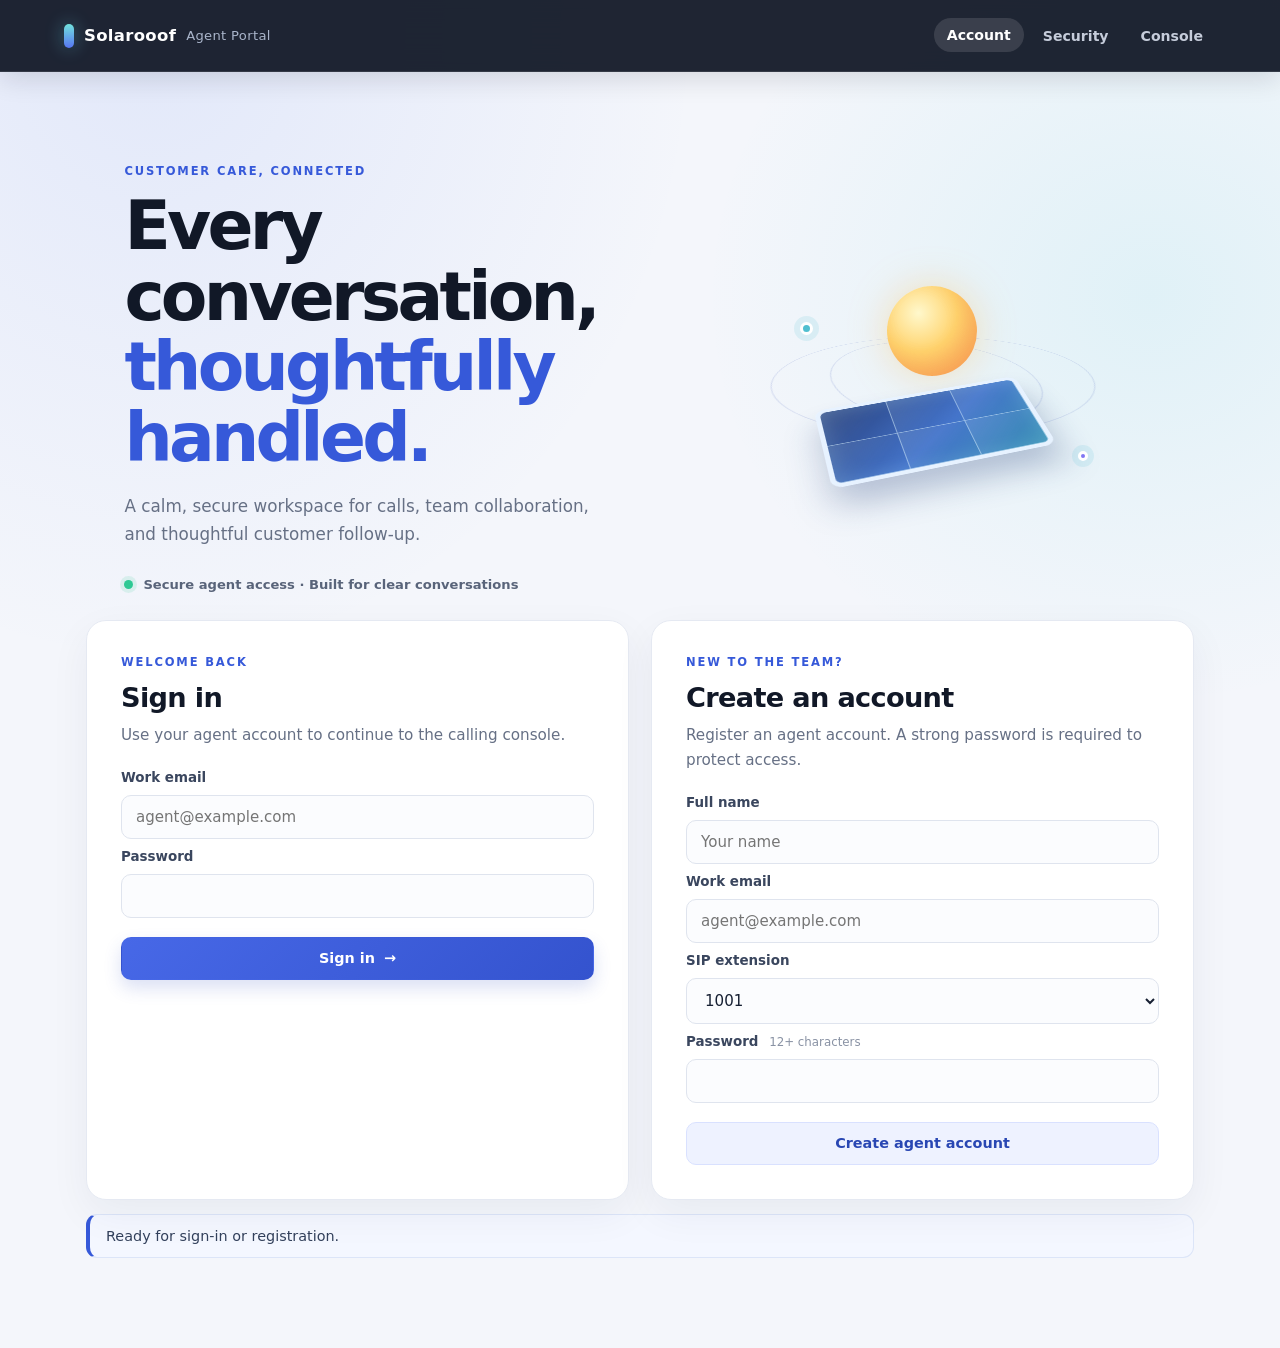
<file: index.html>
﻿<!DOCTYPE html>
<html lang="en">
<head>
  <meta charset="UTF-8" />
  <meta name="viewport" content="width=device-width, initial-scale=1.0" />
  <meta name="theme-color" content="#111827" />
  <title>Solarooof — Agent Portal</title>
  <link rel="stylesheet" href="./styles.css" />
</head>
<body>
  <header class="topbar">
    <a class="brand-title" href="index.html">Solarooof <span>Agent Portal</span></a>
    <nav class="nav-strip" aria-label="Main navigation">
      <a class="nav-link active" href="index.html" aria-current="page">Account</a>
      <a class="nav-link" href="set-password.html">Security</a>
      <a class="nav-link" href="agent-console.html">Console</a>
    </nav>
  </header>

  <main class="page-shell auth-page">
    <section class="hero">
      <div class="hero-copy">
        <p class="eyebrow">CUSTOMER CARE, CONNECTED</p>
        <h1>Every conversation,<br /><span>thoughtfully handled.</span></h1>
        <p class="helper-text">A calm, secure workspace for calls, team collaboration, and thoughtful customer follow-up.</p>
        <div class="hero-footnote"><span class="status-dot"></span> Secure agent access · Built for clear conversations</div>
      </div>
      <div class="hero-art" aria-hidden="true">
        <div class="solar-orbit orbit-one"></div>
        <div class="solar-orbit orbit-two"></div>
        <div class="solar-sun"></div>
        <div class="solar-panel"><i></i><i></i><i></i><i></i><i></i><i></i></div>
        <div class="orbit-spark spark-one"></div>
        <div class="orbit-spark spark-two"></div>
      </div>
    </section>

    <section class="auth-grid" aria-label="Agent account">
      <div class="section-band auth-card">
        <p class="eyebrow">WELCOME BACK</p>
        <h2 class="section-heading">Sign in</h2>
        <p class="helper-text">Use your agent account to continue to the calling console.</p>
        <form onsubmit="handleLogin(event)">
          <div class="form-stack">
            <label for="loginEmail">Work email</label>
            <input id="loginEmail" type="email" placeholder="agent@example.com" autocomplete="username" required />
            <label for="loginPassword">Password</label>
            <input id="loginPassword" type="password" autocomplete="current-password" required />
            <button type="submit" class="btn">Sign in <span aria-hidden="true">→</span></button>
          </div>
        </form>
      </div>

      <div class="section-band auth-card signup-card">
        <p class="eyebrow">NEW TO THE TEAM?</p>
        <h2 class="section-heading">Create an account</h2>
        <p class="helper-text">Register an agent account. A strong password is required to protect access.</p>
        <form onsubmit="handleSignup(event)">
          <div class="form-stack">
            <label for="signupName">Full name</label>
            <input id="signupName" type="text" placeholder="Your name" autocomplete="name" maxlength="120" required />
            <label for="signupEmail">Work email</label>
            <input id="signupEmail" type="email" placeholder="agent@example.com" autocomplete="email" maxlength="160" required />
            <label for="signupExt">SIP extension</label>
            <select id="signupExt">
              <option value="1001">1001</option>
              <option value="1002">1002</option>
              <option value="1003">1003</option>
            </select>
            <label for="signupPassword">Password <span class="field-hint">12+ characters</span></label>
            <input id="signupPassword" type="password" minlength="12" maxlength="72" autocomplete="new-password" required />
            <button type="submit" class="btn btn-soft">Create agent account</button>
          </div>
        </form>
      </div>
    </section>
    <div id="authBanner" class="status-banner" role="status" aria-live="polite">Ready for sign-in or registration.</div>
  </main>

  <script src="./app.js"></script>
</body>
</html>
</file>
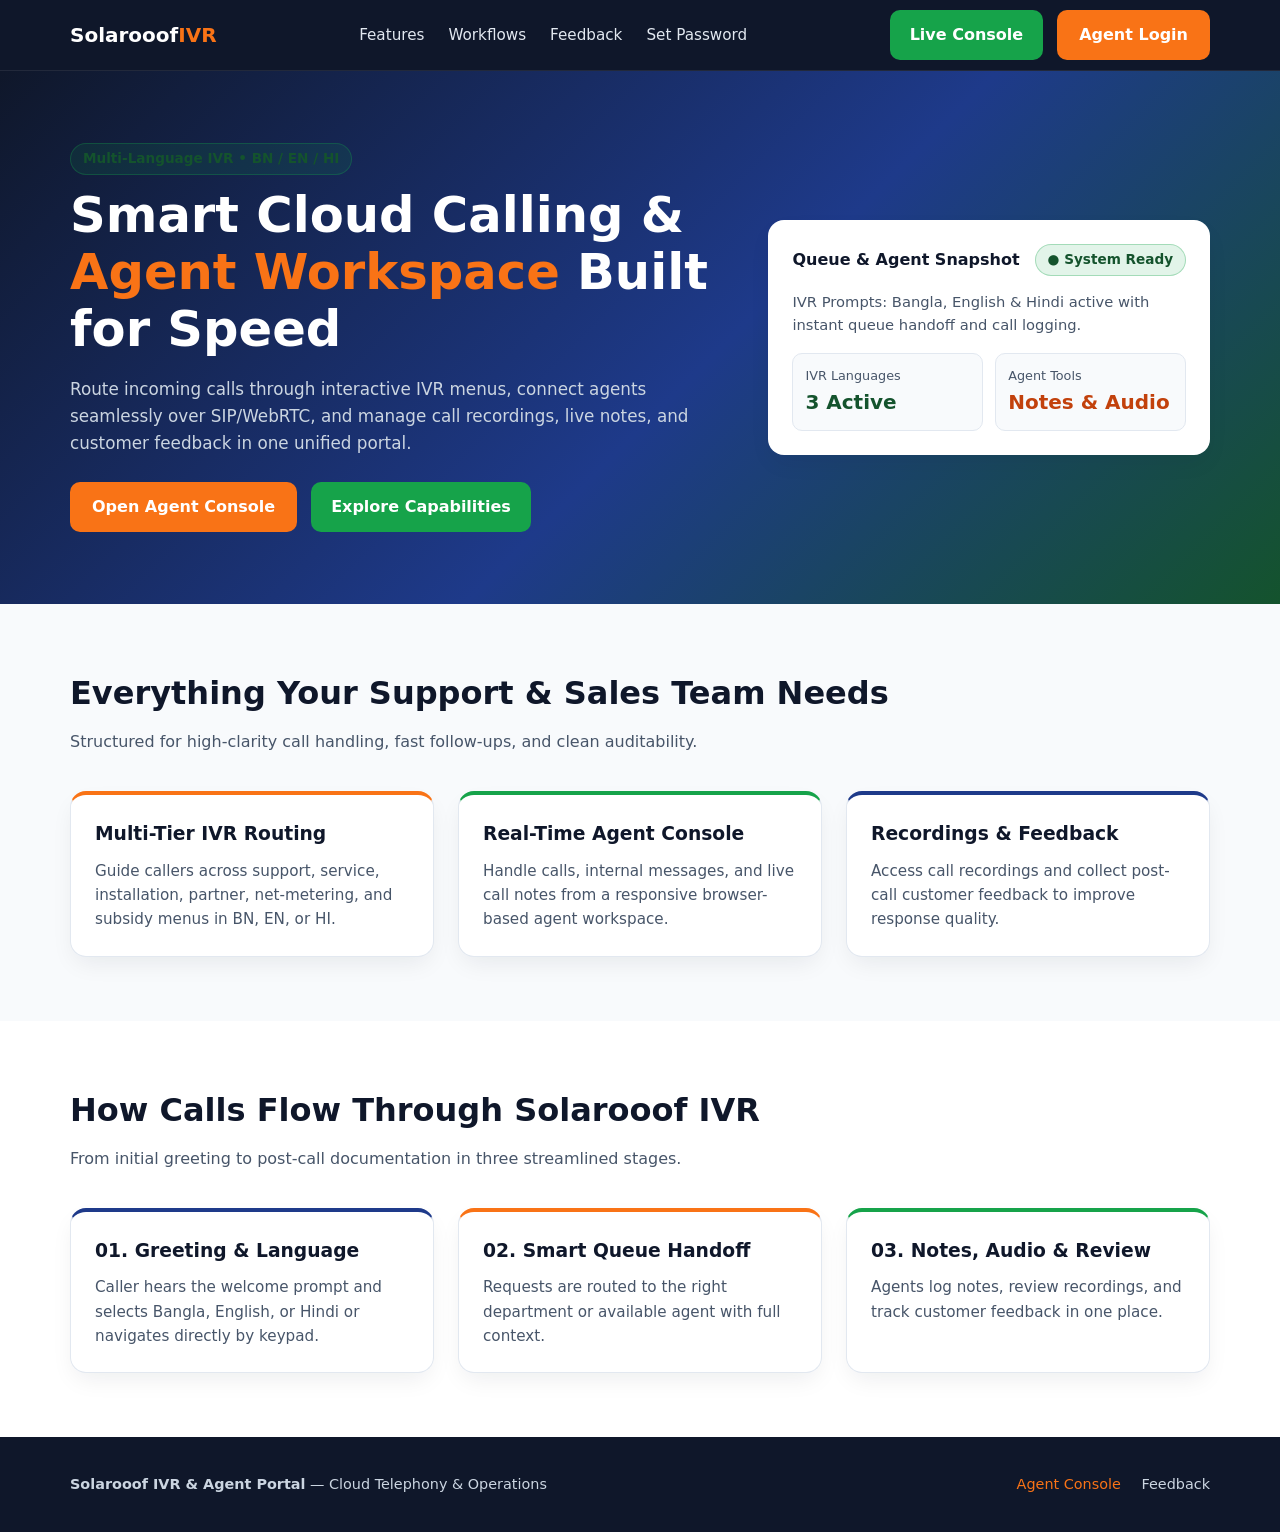
<file: calling-app-package/calling-app/index.html>
<!DOCTYPE html>
<html lang="en">
<head>
  <meta charset="UTF-8" />
  <meta name="viewport" content="width=device-width, initial-scale=1.0" />
  <title>Solarooof IVR &amp; Agent Portal — Cloud Calling &amp; Smart Routing</title>
  <link rel="stylesheet" href="styles.css" />
</head>
<body>
  <header class="navbar">
    <div class="container nav-inner">
      <a href="index.html" class="brand-logo">Solarooof<span>IVR</span></a>
      <nav class="nav-links">
        <a href="#features">Features</a>
        <a href="#workflows">Workflows</a>
        <a href="feedback.html">Feedback</a>
        <a href="set-password.html">Set Password</a>
      </nav>
      <div class="cta-group">
        <a href="agent-console.html" class="btn-live-green">Live Console</a>
        <a href="agent-console.php" class="btn-primary-orange">Agent Login</a>
      </div>
    </div>
  </header>

  <section class="hero-section">
    <div class="container hero-grid">
      <div>
        <span class="badge-active-call">Multi-Language IVR • BN / EN / HI</span>
        <h1 class="hero-title">Smart Cloud Calling &amp; <span class="highlight">Agent Workspace</span> Built for Speed</h1>
        <p class="hero-subtitle">
          Route incoming calls through interactive IVR menus, connect agents seamlessly over SIP/WebRTC,
          and manage call recordings, live notes, and customer feedback in one unified portal.
        </p>
        <div class="cta-group">
          <a href="agent-console.html" class="btn-primary-orange">Open Agent Console</a>
          <a href="#features" class="btn-live-green">Explore Capabilities</a>
        </div>
      </div>

      <div class="console-preview">
        <div style="display:flex;justify-content:space-between;align-items:center;margin-bottom:14px;">
          <strong>Queue &amp; Agent Snapshot</strong>
          <span class="badge-active-call">● System Ready</span>
        </div>
        <p style="margin:0 0 12px;color:#475569;font-size:0.92rem;">
          IVR Prompts: Bangla, English &amp; Hindi active with instant queue handoff and call logging.
        </p>
        <div style="display:grid;grid-template-columns:1fr 1fr;gap:12px;margin-top:16px;">
          <div style="background:#f8fafc;padding:12px;border-radius:10px;border:1px solid #e2e8f0;">
            <div style="font-size:0.8rem;color:#475569;">IVR Languages</div>
            <div style="font-size:1.25rem;font-weight:700;color:#14532d;">3 Active</div>
          </div>
          <div style="background:#f8fafc;padding:12px;border-radius:10px;border:1px solid #e2e8f0;">
            <div style="font-size:0.8rem;color:#475569;">Agent Tools</div>
            <div style="font-size:1.25rem;font-weight:700;color:#c2410c;">Notes &amp; Audio</div>
          </div>
        </div>
      </div>
    </div>
  </section>

  <section id="features" class="section-block section-surface">
    <div class="container">
      <h2 class="section-heading">Everything Your Support &amp; Sales Team Needs</h2>
      <p class="section-sub">Structured for high-clarity call handling, fast follow-ups, and clean auditability.</p>

      <div class="feature-grid">
        <article class="feature-card">
          <h3>Multi-Tier IVR Routing</h3>
          <p>Guide callers across support, service, installation, partner, net-metering, and subsidy menus in BN, EN, or HI.</p>
        </article>
        <article class="feature-card green-accent">
          <h3>Real-Time Agent Console</h3>
          <p>Handle calls, internal messages, and live call notes from a responsive browser-based agent workspace.</p>
        </article>
        <article class="feature-card navy-accent">
          <h3>Recordings &amp; Feedback</h3>
          <p>Access call recordings and collect post-call customer feedback to improve response quality.</p>
        </article>
      </div>
    </div>
  </section>

  <section id="workflows" class="section-block">
    <div class="container">
      <h2 class="section-heading">How Calls Flow Through Solarooof IVR</h2>
      <p class="section-sub">From initial greeting to post-call documentation in three streamlined stages.</p>
      <div class="feature-grid">
        <article class="feature-card navy-accent">
          <h3>01. Greeting &amp; Language</h3>
          <p>Caller hears the welcome prompt and selects Bangla, English, or Hindi or navigates directly by keypad.</p>
        </article>
        <article class="feature-card">
          <h3>02. Smart Queue Handoff</h3>
          <p>Requests are routed to the right department or available agent with full context.</p>
        </article>
        <article class="feature-card green-accent">
          <h3>03. Notes, Audio &amp; Review</h3>
          <p>Agents log notes, review recordings, and track customer feedback in one place.</p>
        </article>
      </div>
    </div>
  </section>

  <footer class="site-footer">
    <div class="container" style="display:flex;flex-wrap:wrap;justify-content:space-between;gap:16px;">
      <div><strong>Solarooof IVR &amp; Agent Portal</strong> — Cloud Telephony &amp; Operations</div>
      <div>
        <a href="agent-console.html" style="color:#f97316;text-decoration:none;margin-right:16px;">Agent Console</a>
        <a href="feedback.html" style="color:#cbd5e1;text-decoration:none;">Feedback</a>
      </div>
    </div>
  </footer>

  <script src="app.js"></script>
</body>
</html>
</file>
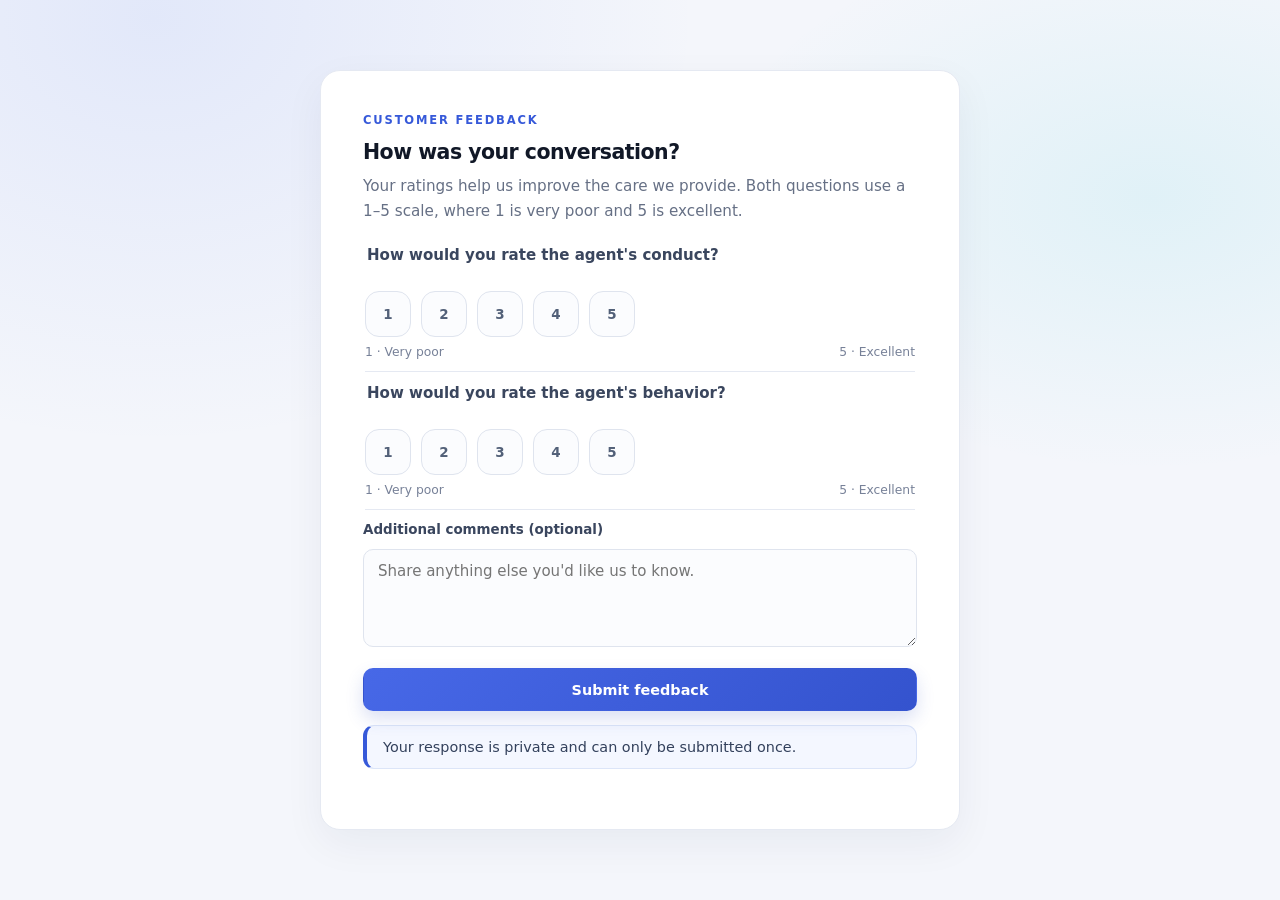
<file: feedback.html>
<!DOCTYPE html>
<html lang="en">
<head>
  <meta charset="UTF-8" />
  <meta name="viewport" content="width=device-width, initial-scale=1.0" />
  <meta name="theme-color" content="#111827" />
  <title>Customer Feedback — Solarooof</title>
  <link rel="stylesheet" href="./styles.css" />
</head>
<body class="feedback-page">
  <main class="section-band feedback-card">
    <p class="eyebrow">CUSTOMER FEEDBACK</p>
    <h1 class="section-heading">How was your conversation?</h1>
    <p class="helper-text">Your ratings help us improve the care we provide. Both questions use a 1–5 scale, where 1 is very poor and 5 is excellent.</p>
    <form class="form-stack" onsubmit="submitCustomerFeedback(event)">
      <fieldset class="rating-field">
        <legend>How would you rate the agent's conduct?</legend>
        <div class="rating-options">
          <label class="rating-option"><input type="radio" name="conduct_rating" value="1" required /><span>1</span></label>
          <label class="rating-option"><input type="radio" name="conduct_rating" value="2" /><span>2</span></label>
          <label class="rating-option"><input type="radio" name="conduct_rating" value="3" /><span>3</span></label>
          <label class="rating-option"><input type="radio" name="conduct_rating" value="4" /><span>4</span></label>
          <label class="rating-option"><input type="radio" name="conduct_rating" value="5" /><span>5</span></label>
        </div>
        <div class="rating-legend"><span>1 · Very poor</span><span>5 · Excellent</span></div>
      </fieldset>
      <fieldset class="rating-field">
        <legend>How would you rate the agent's behavior?</legend>
        <div class="rating-options">
          <label class="rating-option"><input type="radio" name="behavior_rating" value="1" required /><span>1</span></label>
          <label class="rating-option"><input type="radio" name="behavior_rating" value="2" /><span>2</span></label>
          <label class="rating-option"><input type="radio" name="behavior_rating" value="3" /><span>3</span></label>
          <label class="rating-option"><input type="radio" name="behavior_rating" value="4" /><span>4</span></label>
          <label class="rating-option"><input type="radio" name="behavior_rating" value="5" /><span>5</span></label>
        </div>
        <div class="rating-legend"><span>1 · Very poor</span><span>5 · Excellent</span></div>
      </fieldset>
      <label for="feedbackComments">Additional comments (optional)</label>
      <textarea id="feedbackComments" rows="4" maxlength="1000" placeholder="Share anything else you'd like us to know."></textarea>
      <button type="submit" class="btn">Submit feedback</button>
    </form>
    <div id="feedbackBanner" class="status-banner" role="status" aria-live="polite">Your response is private and can only be submitted once.</div>
  </main>
  <script src="./app.js"></script>
</body>
</html>
</file>
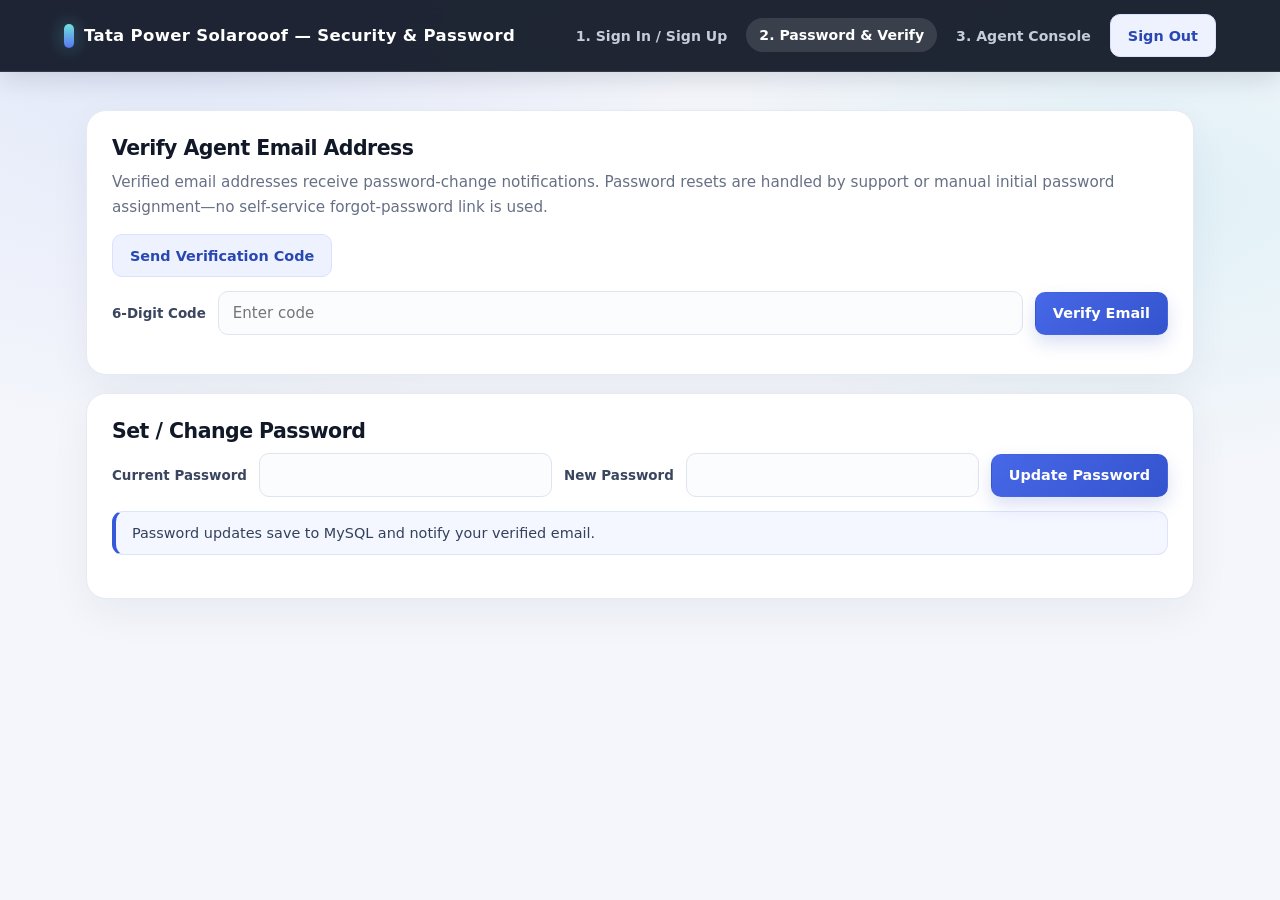
<file: set-password.html>
<!DOCTYPE html>
<html lang="en">
<head>
  <meta charset="UTF-8" />
  <meta name="viewport" content="width=device-width, initial-scale=1.0" />
  <title>Tata Power Solarooof — Set & Change Password</title>
  <link rel="stylesheet" href="./styles.css" />
</head>
<body>
  <header class="topbar">
    <div class="brand-title">Tata Power Solarooof — Security & Password</div>
    <nav class="nav-strip">
      <a class="nav-link" href="index.html">1. Sign In / Sign Up</a>
      <a class="nav-link active" href="set-password.html">2. Password & Verify</a>
      <a class="nav-link" href="agent-console.html">3. Agent Console</a>
      <button type="button" class="btn btn-soft" onclick="handleLogout()">Sign Out</button>
    </nav>
  </header>

  <main class="page-shell">
    <section class="section-band">
      <h1 class="section-heading">Verify Agent Email Address</h1>
      <p class="helper-text">Verified email addresses receive password-change notifications. Password resets are handled by support or manual initial password assignment—no self-service forgot-password link is used.</p>
      <div class="field-row">
        <button type="button" class="btn btn-soft" onclick="sendVerificationCode()">Send Verification Code</button>
      </div>
      <form onsubmit="verifyEmailCode(event)">
        <div class="field-row">
          <label for="verifyCode">6-Digit Code</label>
          <input id="verifyCode" type="text" maxlength="10" placeholder="Enter code" required />
          <button type="submit" class="btn">Verify Email</button>
        </div>
      </form>
    </section>

    <section class="section-band">
      <h2 class="section-heading">Set / Change Password</h2>
      <form onsubmit="changePassword(event)">
        <div class="field-row">
          <label for="currentPassword">Current Password</label>
          <input id="currentPassword" type="password" required />
          <label for="newPassword">New Password</label>
          <input id="newPassword" type="password" minlength="12" maxlength="72" autocomplete="new-password" required />
          <button type="submit" class="btn">Update Password</button>
        </div>
      </form>
      <div id="pwdBanner" class="status-banner">Password updates save to MySQL and notify your verified email.</div>
    </section>
  </main>

  <script src="./app.js"></script>
</body>
</html>
</file>
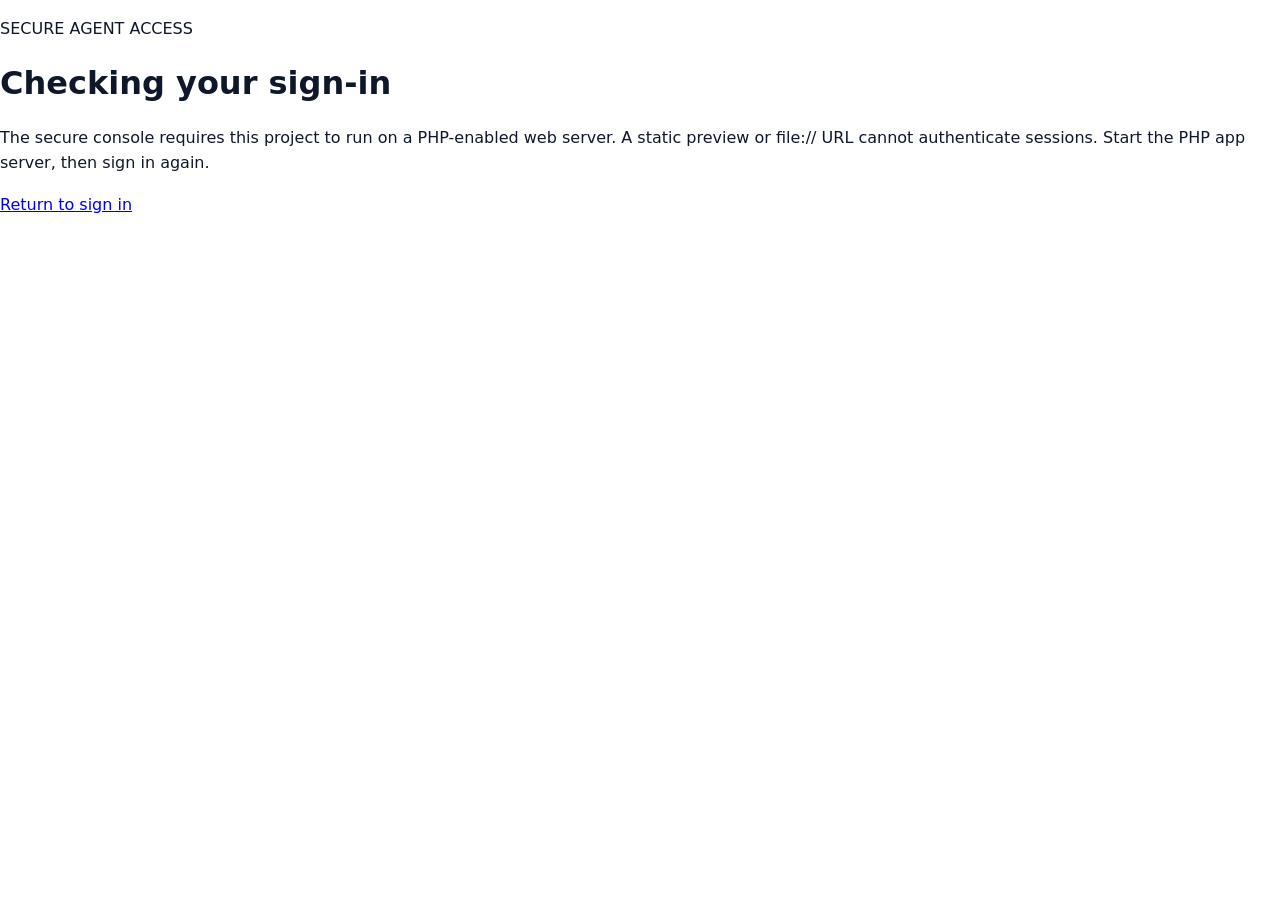
<file: calling-app-package/calling-app/agent-console.html>
<!DOCTYPE html>
<html lang="en">
<head>
  <meta charset="UTF-8" />
  <meta name="viewport" content="width=device-width, initial-scale=1.0" />
  <meta name="theme-color" content="#111827" />
  <title>Opening secure console — Solarooof</title>
  <link rel="stylesheet" href="./styles.css" />
</head>
<body>
  <main class="page-shell">
    <section class="section-band">
      <p class="eyebrow">SECURE AGENT ACCESS</p>
      <h1 class="section-heading">Checking your sign-in</h1>
      <p id="routeStatus" class="helper-text" role="status" aria-live="polite">Checking your agent session...</p>
      <a class="btn" href="./index.html">Return to sign in</a>
    </section>
  </main>
  <script>
    (async function () {
      const status = document.getElementById("routeStatus");
      try {
        const response = await fetch("./api/auth.php?action=me", {
          credentials: "include",
          cache: "no-store",
          headers: { "Accept": "application/json" }
        });
        if (response.status === 401) {
          window.location.replace("./index.html");
          return;
        }
        if (!response.ok) {
          throw new Error("The PHP authentication service is unavailable.");
        }
        const data = await response.json();
        if (!data.ok || !data.agent) {
          throw new Error("The server could not verify your agent session.");
        }
        window.location.replace("./agent-console.php");
      } catch (_) {
        status.textContent = "The secure console requires this project to run on a PHP-enabled web server. A static preview or file:// URL cannot authenticate sessions. Start the PHP app server, then sign in again.";
      }
    }());
  </script>
</body>
</html>
</file>
<file: styles.css>
:root {
  color-scheme: light;
  --ink: #172033;
  --ink-soft: #667085;
  --night: #111827;
  --blue: #3659d9;
  --blue-deep: #2643b8;
  --cyan: #31c6d4;
  --mint: #dff8ef;
  --line: #e5e9f2;
  --surface: #ffffff;
  --canvas: #f4f6fb;
  --shadow: 0 24px 70px rgba(20, 32, 58, 0.1);
}

* {
  box-sizing: border-box;
}

html {
  scroll-behavior: smooth;
}

body {
  min-height: 100vh;
  margin: 0;
  color: var(--ink);
  font-family: Inter, "Segoe UI", system-ui, -apple-system, sans-serif;
  background:
    radial-gradient(ellipse at 12% 2%, rgba(80, 119, 239, 0.11), transparent 34rem),
    radial-gradient(ellipse at 90% 22%, rgba(49, 198, 212, 0.1), transparent 28rem),
    var(--canvas);
}

button,
input,
select,
textarea {
  font: inherit;
}

.topbar {
  position: sticky;
  z-index: 20;
  top: 0;
  display: flex;
  flex-wrap: wrap;
  justify-content: space-between;
  align-items: center;
  gap: 14px;
  min-height: 72px;
  padding: 12px clamp(18px, 5vw, 72px);
  color: #fff;
  background: rgba(17, 24, 39, 0.94);
  border-bottom: 1px solid rgba(255, 255, 255, 0.1);
  box-shadow: 0 8px 26px rgba(9, 15, 30, 0.12);
  backdrop-filter: blur(18px);
}

.brand-title {
  display: inline-flex;
  align-items: center;
  gap: 10px;
  color: #fff;
  font-size: 1.03rem;
  font-weight: 800;
  letter-spacing: 0.02em;
  text-decoration: none;
}

.brand-title::before {
  width: 10px;
  height: 24px;
  content: "";
  border-radius: 6px;
  background: linear-gradient(180deg, #71e2dd, #5775f2);
  box-shadow: 0 0 18px rgba(90, 202, 222, 0.45);
}

.brand-title span {
  color: #aab5cb;
  font-size: 0.82rem;
  font-weight: 500;
}

.nav-strip {
  display: flex;
  flex-wrap: wrap;
  align-items: center;
  gap: 6px;
}

.nav-link {
  padding: 9px 13px;
  color: #c5ccda;
  font-size: 0.88rem;
  font-weight: 600;
  text-decoration: none;
  border-radius: 999px;
  transition: color 180ms ease, background 180ms ease, transform 180ms ease;
}

.nav-link:hover,
.nav-link.active {
  color: #fff;
  background: rgba(255, 255, 255, 0.12);
  transform: translateY(-1px);
}

.page-shell {
  width: min(1160px, 100%);
  margin: 0 auto;
  padding: 38px 26px 72px;
}

.auth-page {
  padding-top: clamp(42px, 7vw, 84px);
}

.hero {
  display: grid;
  grid-template-columns: minmax(0, 1fr) minmax(260px, 0.8fr);
  align-items: center;
  gap: 28px;
  min-height: 340px;
  padding: 8px clamp(4px, 3vw, 40px) 28px;
}

.hero-copy {
  position: relative;
  z-index: 2;
  animation: rise-in 650ms both;
}

.eyebrow {
  margin: 0 0 13px;
  color: var(--blue);
  font-size: 0.72rem;
  font-weight: 800;
  letter-spacing: 0.16em;
}

.hero h1 {
  margin: 0;
  color: var(--night);
  font-size: clamp(2.5rem, 5.3vw, 4.5rem);
  line-height: 1.04;
  letter-spacing: -0.055em;
}

.hero h1 span {
  color: var(--blue);
}

.helper-text {
  margin: 10px 0 14px;
  color: var(--ink-soft);
  font-size: 0.95rem;
  line-height: 1.65;
}

.hero-copy > .helper-text {
  max-width: 500px;
  margin-top: 20px;
  font-size: 1.05rem;
}

.hero-footnote {
  display: flex;
  align-items: center;
  gap: 10px;
  margin-top: 28px;
  color: #59647a;
  font-size: 0.82rem;
  font-weight: 600;
}

.status-dot,
.recording-dot {
  display: inline-block;
  flex: 0 0 auto;
  width: 9px;
  height: 9px;
  border-radius: 50%;
  background: #2ec994;
  box-shadow: 0 0 0 4px rgba(46, 201, 148, 0.13);
}

.hero-art {
  position: relative;
  justify-self: center;
  width: min(100%, 380px);
  height: 300px;
  perspective: 700px;
  animation: float-in 750ms 100ms both;
}

.solar-orbit {
  position: absolute;
  top: 50%;
  left: 50%;
  border: 1px solid rgba(71, 96, 188, 0.18);
  border-radius: 50%;
  transform: translate(-50%, -50%) rotateX(68deg);
}

.orbit-one {
  width: 320px;
  height: 260px;
}

.orbit-two {
  width: 240px;
  height: 190px;
  transform: translate(-50%, -50%) rotateX(68deg) rotateZ(52deg);
}

.solar-sun {
  position: absolute;
  top: 58px;
  left: 144px;
  width: 90px;
  height: 90px;
  border-radius: 50%;
  background: radial-gradient(circle at 35% 30%, #fff8cc, #ffd36d 45%, #ff9a54);
  box-shadow: 0 0 38px rgba(255, 186, 78, 0.35), inset -10px -12px 20px rgba(213, 106, 52, 0.16);
  animation: sun-breathe 4s ease-in-out infinite;
}

.solar-panel {
  position: absolute;
  top: 142px;
  left: 79px;
  display: grid;
  grid-template-columns: repeat(3, 1fr);
  grid-template-rows: repeat(2, 1fr);
  width: 220px;
  height: 114px;
  overflow: hidden;
  border: 5px solid #e7f2ff;
  border-radius: 12px;
  background: linear-gradient(140deg, #263d79, #4474ca 55%, #3b91b6);
  box-shadow: 0 25px 35px rgba(39, 65, 123, 0.28), inset 0 0 24px rgba(179, 236, 255, 0.21);
  transform: rotateX(53deg) rotateZ(-16deg);
  animation: panel-hover 6s ease-in-out infinite;
}

.solar-panel i {
  border-right: 1px solid rgba(219, 244, 255, 0.5);
  border-bottom: 1px solid rgba(219, 244, 255, 0.5);
  background: linear-gradient(135deg, rgba(222, 244, 255, 0.14), transparent 65%);
}

.orbit-spark {
  position: absolute;
  width: 13px;
  height: 13px;
  border: 3px solid #fff;
  border-radius: 50%;
  background: #50bfd0;
  box-shadow: 0 0 0 6px rgba(80, 191, 208, 0.14);
}

.spark-one {
  top: 94px;
  left: 57px;
}

.spark-two {
  right: 35px;
  bottom: 67px;
  width: 10px;
  height: 10px;
  background: #8077f3;
}

.auth-grid {
  display: grid;
  grid-template-columns: repeat(2, minmax(0, 1fr));
  gap: 22px;
}

.section-band {
  min-width: 0;
  padding: 25px;
  border: 1px solid var(--line);
  border-radius: 20px;
  background: var(--surface);
  box-shadow: 0 14px 40px rgba(22, 35, 65, 0.055);
  transition: transform 220ms ease, box-shadow 220ms ease, border-color 220ms ease;
  animation: rise-in 540ms both;
}

.section-band:hover {
  border-color: #d6ddf1;
  box-shadow: 0 20px 50px rgba(22, 35, 65, 0.09);
  transform: translateY(-2px);
}

.auth-card {
  padding: clamp(22px, 3.2vw, 34px);
}

.signup-card {
  animation-delay: 80ms;
}

.section-heading {
  margin: 0 0 10px;
  color: var(--night);
  font-size: 1.28rem;
  letter-spacing: -0.025em;
}

.auth-card .section-heading {
  font-size: 1.7rem;
}

.form-stack {
  display: grid;
  gap: 10px;
  margin-top: 22px;
}

label {
  color: #3a465e;
  font-size: 0.84rem;
  font-weight: 700;
}

.field-hint {
  margin-left: 6px;
  color: #8992a4;
  font-size: 0.74rem;
  font-weight: 500;
}

input[type="text"],
input[type="email"],
input[type="password"],
input[type="file"],
select,
textarea {
  width: 100%;
  min-width: 0;
  padding: 12px 14px;
  color: var(--ink);
  border: 1px solid #dfe4ee;
  border-radius: 10px;
  background: #fbfcfe;
  font-size: 0.94rem;
  transition: border-color 180ms ease, background 180ms ease, box-shadow 180ms ease;
}

input[type="file"] {
  padding: 8px;
}

input:focus,
select:focus,
textarea:focus {
  outline: none;
  border-color: #7790f0;
  background: #fff;
  box-shadow: 0 0 0 4px rgba(80, 111, 226, 0.12);
}

input[type="checkbox"] {
  width: 17px;
  height: 17px;
  margin: 0 7px 0 0;
  accent-color: var(--blue);
  vertical-align: -3px;
}

.btn {
  display: inline-flex;
  align-items: center;
  justify-content: center;
  gap: 9px;
  min-height: 43px;
  padding: 10px 17px;
  color: #fff;
  border: 1px solid transparent;
  border-radius: 10px;
  background: linear-gradient(135deg, #4768e7, #3453ce);
  box-shadow: 0 8px 17px rgba(55, 81, 194, 0.18);
  cursor: pointer;
  font-size: 0.9rem;
  font-weight: 700;
  transition: transform 160ms ease, box-shadow 180ms ease, filter 180ms ease;
}

.form-stack .btn {
  width: 100%;
  margin-top: 9px;
}

.btn:hover {
  box-shadow: 0 12px 23px rgba(55, 81, 194, 0.25);
  filter: brightness(1.06);
  transform: translateY(-2px);
}

.btn:active {
  transform: translateY(0);
}

.btn:focus-visible,
.nav-link:focus-visible,
a:focus-visible {
  outline: 3px solid #7bcbd4;
  outline-offset: 3px;
}

.btn-soft {
  color: #2947b3;
  border-color: #d9e1ff;
  background: #eef2ff;
  box-shadow: none;
}

.btn-soft:hover {
  background: #e2e9ff;
  box-shadow: 0 9px 18px rgba(55, 81, 194, 0.12);
}

.status-banner {
  margin: 14px 0 18px;
  padding: 13px 16px;
  color: #33415c;
  border: 1px solid #dce5f8;
  border-left: 4px solid var(--blue);
  border-radius: 11px;
  background: #f4f7ff;
  font-size: 0.9rem;
}

.page-shell > .section-band {
  margin-bottom: 18px;
}

.console-page .page-shell {
  max-width: 1120px;
}

.console-intro {
  display: flex;
  justify-content: space-between;
  align-items: end;
  gap: 20px;
  padding: 10px 2px 6px;
}

.console-intro .section-heading {
  font-size: clamp(2rem, 4vw, 2.8rem);
}

.console-intro .helper-text {
  margin-bottom: 0;
}

.status-pill {
  display: inline-flex;
  align-items: center;
  gap: 10px;
  padding: 10px 14px;
  color: #247658;
  border: 1px solid #cdeee1;
  border-radius: 999px;
  background: #f0fbf6;
  font-size: 0.8rem;
  font-weight: 700;
  white-space: nowrap;
}

.recording-notice {
  display: inline-flex;
  align-items: center;
  gap: 10px;
  margin: 0 0 20px;
  padding: 10px 13px;
  color: #8e3b4b;
  border: 1px solid #f5d8de;
  border-radius: 9px;
  background: #fff7f8;
  font-size: 0.84rem;
  font-weight: 600;
}

.recording-dot {
  width: 8px;
  height: 8px;
  background: #e15065;
  box-shadow: 0 0 0 4px rgba(225, 80, 101, 0.12);
  animation: record-pulse 1.8s ease-out infinite;
}

.field-row {
  display: flex;
  flex-wrap: wrap;
  gap: 12px;
  margin-bottom: 14px;
  align-items: center;
}

.field-row > input[type="text"],
.field-row > input[type="email"],
.field-row > input[type="password"],
.field-row > select {
  width: auto;
  flex: 1 1 165px;
}

.field-row label {
  display: inline-flex;
  align-items: center;
}

.avatar-preview {
  width: 64px;
  height: 64px;
  border: 2px solid #dce4fb;
  border-radius: 50%;
  object-fit: cover;
  background: #edf2ff;
}

.notes-stream,
.chat-stream {
  display: flex;
  flex-direction: column;
  gap: 8px;
  margin-top: 12px;
}

.note-line,
.chat-line {
  overflow-wrap: anywhere;
  padding: 12px 14px;
  color: #36435b;
  border: 1px solid #e8ebf3;
  border-left: 3px solid #6c83e7;
  border-radius: 8px;
  background: #fafbfe;
  transition: background 180ms ease;
}

.note-line:hover,
.chat-line:hover {
  background: #f1f4fd;
}

.feedback-link {
  overflow-wrap: anywhere;
  color: var(--blue-deep);
}

.feedback-page {
  display: grid;
  min-height: 100vh;
  place-items: center;
  padding: 24px;
}

.feedback-card {
  width: min(640px, 100%);
  padding: clamp(22px, 5vw, 42px);
}

.feedback-card .form-stack {
  gap: 12px;
}

.rating-field {
  padding: 16px 0 12px;
  border: 0;
  border-bottom: 1px solid var(--line);
}

.rating-field legend {
  margin-bottom: 11px;
  color: #3a465e;
  font-size: 0.94rem;
  font-weight: 750;
}

.rating-options {
  display: flex;
  flex-wrap: wrap;
  gap: 10px;
}

.rating-option {
  position: relative;
  cursor: pointer;
}

.rating-option input {
  position: absolute;
  width: 1px;
  height: 1px;
  opacity: 0;
}

.rating-option span {
  display: grid;
  width: 46px;
  height: 46px;
  place-items: center;
  color: #526078;
  border: 1px solid #dfe4ee;
  border-radius: 14px;
  background: #fbfcfe;
  font-weight: 800;
  transition: color 150ms ease, background 150ms ease, transform 150ms ease, border 150ms ease;
}

.rating-option:hover span {
  transform: translateY(-2px);
}

.rating-option input:checked + span {
  color: #fff;
  border-color: var(--blue);
  background: var(--blue);
  box-shadow: 0 7px 14px rgba(55, 81, 194, 0.2);
}

.rating-option input:focus-visible + span {
  outline: 3px solid #7bcbd4;
  outline-offset: 3px;
}

.rating-legend {
  display: flex;
  justify-content: space-between;
  gap: 16px;
  margin-top: 8px;
  color: #778198;
  font-size: 0.77rem;
}

@keyframes rise-in {
  from {
    opacity: 0;
    transform: translateY(16px);
  }
  to {
    opacity: 1;
    transform: translateY(0);
  }
}

@keyframes float-in {
  from {
    opacity: 0;
    transform: translateY(20px) rotateY(-7deg);
  }
  to {
    opacity: 1;
    transform: translateY(0) rotateY(0);
  }
}

@keyframes panel-hover {
  0%, 100% {
    transform: translateY(0) rotateX(53deg) rotateZ(-16deg);
  }
  50% {
    transform: translateY(-9px) rotateX(53deg) rotateZ(-16deg);
  }
}

@keyframes sun-breathe {
  0%, 100% {
    box-shadow: 0 0 38px rgba(255, 186, 78, 0.35), inset -10px -12px 20px rgba(213, 106, 52, 0.16);
  }
  50% {
    box-shadow: 0 0 58px rgba(255, 186, 78, 0.48), inset -10px -12px 20px rgba(213, 106, 52, 0.16);
  }
}

@keyframes record-pulse {
  0% {
    box-shadow: 0 0 0 0 rgba(225, 80, 101, 0.26);
  }
  100% {
    box-shadow: 0 0 0 8px rgba(225, 80, 101, 0);
  }
}

@media (max-width: 760px) {
  .hero {
    grid-template-columns: 1fr;
    min-height: auto;
    padding-bottom: 10px;
  }

  .hero-art {
    width: 300px;
    height: 245px;
    margin-top: -8px;
    transform: scale(0.9);
    transform-origin: top center;
  }

  .auth-grid {
    grid-template-columns: 1fr;
  }

  .console-intro {
    align-items: start;
    flex-direction: column;
  }
}

@media (max-width: 520px) {
  .topbar {
    align-items: flex-start;
    flex-direction: column;
    padding: 14px 18px;
  }

  .nav-strip {
    width: 100%;
    justify-content: space-between;
  }

  .nav-link {
    padding: 8px 9px;
    font-size: 0.8rem;
  }

  .page-shell {
    padding: 27px 16px 48px;
  }

  .hero h1 {
    font-size: 2.55rem;
  }

  .hero-art {
    margin-bottom: -22px;
    transform: scale(0.78);
  }

  .section-band {
    padding: 20px;
    border-radius: 15px;
  }

  .field-row {
    align-items: stretch;
    flex-direction: column;
  }

  .field-row > input[type="text"],
  .field-row > input[type="email"],
  .field-row > input[type="password"],
  .field-row > select {
    width: 100%;
  }

  .field-row .btn {
    width: 100%;
  }
}

@media (prefers-reduced-motion: reduce) {
  *,
  *::before,
  *::after {
    scroll-behavior: auto !important;
    animation-duration: 0.01ms !important;
    animation-iteration-count: 1 !important;
    transition-duration: 0.01ms !important;
  }
}
</file>
<file: calling-app-package/calling-app/styles.css>
:root {
  --color-orange: #f97316;
  --color-dark-orange: #c2410c;
  --color-white: #ffffff;
  --color-surface: #f8fafc;
  --color-green: #16a34a;
  --color-dark-green: #14532d;
  --color-dark-blue: #0f172a;
  --color-navy-accent: #1e3a8a;
  --text-primary: #0f172a;
  --text-secondary: #475569;
  --border-subtle: #e2e8f0;
  --font-sans: "Inter", system-ui, -apple-system, BlinkMacSystemFont, "Segoe UI", sans-serif;
  --radius-md: 10px;
  --radius-lg: 16px;
  --shadow-card: 0 10px 25px -5px rgba(15, 23, 42, 0.08);
}

* { box-sizing: border-box; }

body {
  margin: 0;
  font-family: var(--font-sans);
  background-color: var(--color-white);
  color: var(--text-primary);
  line-height: 1.6;
}

.container {
  max-width: 1180px;
  margin: 0 auto;
  padding: 0 20px;
}

.navbar {
  background: var(--color-dark-blue);
  color: var(--color-white);
  position: sticky;
  top: 0;
  z-index: 50;
  border-bottom: 1px solid rgba(255, 255, 255, 0.08);
}

.nav-inner {
  display: flex;
  align-items: center;
  justify-content: space-between;
  min-height: 70px;
  gap: 16px;
}

.brand-logo {
  font-size: 1.25rem;
  font-weight: 700;
  color: var(--color-white);
  text-decoration: none;
}

.brand-logo span { color: var(--color-orange); }

.nav-links {
  display: flex;
  align-items: center;
  gap: 24px;
}

.nav-links a {
  color: #e2e8f0;
  text-decoration: none;
  font-size: 0.95rem;
  font-weight: 500;
}

.nav-links a:hover { color: var(--color-orange); }

.hero-section {
  background: linear-gradient(135deg, var(--color-dark-blue) 0%, var(--color-navy-accent) 55%, var(--color-dark-green) 100%);
  color: var(--color-white);
  padding: 72px 0;
}

.hero-grid {
  display: grid;
  grid-template-columns: 1.2fr 0.8fr;
  gap: 36px;
  align-items: center;
}

.hero-title {
  font-size: clamp(2rem, 4vw, 3.1rem);
  line-height: 1.15;
  margin: 12px 0 18px;
}

.hero-title .highlight { color: var(--color-orange); }

.hero-subtitle {
  color: #cbd5e1;
  font-size: 1.05rem;
  margin-bottom: 26px;
}

.cta-group {
  display: flex;
  flex-wrap: wrap;
  gap: 14px;
}

.btn-primary-orange {
  display: inline-block;
  background: var(--color-orange);
  color: var(--color-white);
  text-decoration: none;
  border: none;
  border-radius: var(--radius-md);
  padding: 12px 22px;
  font-weight: 600;
  cursor: pointer;
  transition: background-color 0.2s ease, transform 0.15s ease;
}

.btn-primary-orange:hover {
  background: var(--color-dark-orange);
  transform: translateY(-1px);
}

.btn-live-green {
  display: inline-block;
  background: var(--color-green);
  color: var(--color-white);
  text-decoration: none;
  border: none;
  border-radius: var(--radius-md);
  padding: 12px 20px;
  font-weight: 600;
  transition: background-color 0.2s ease;
}

.btn-live-green:hover { background: var(--color-dark-green); }

.console-preview {
  background: var(--color-white);
  color: var(--text-primary);
  border-radius: var(--radius-lg);
  padding: 24px;
  box-shadow: var(--shadow-card);
}

.badge-active-call {
  display: inline-block;
  background: rgba(22, 163, 74, 0.12);
  color: var(--color-dark-green);
  border: 1px solid rgba(22, 163, 74, 0.3);
  padding: 4px 12px;
  border-radius: 999px;
  font-size: 0.85rem;
  font-weight: 600;
}

.section-block { padding: 64px 0; }
.section-surface { background: var(--color-surface); }

.section-heading {
  font-size: 2rem;
  margin: 0 0 10px;
  color: var(--color-dark-blue);
}

.section-sub {
  color: var(--text-secondary);
  margin: 0 0 36px;
}

.feature-grid {
  display: grid;
  grid-template-columns: repeat(3, minmax(0, 1fr));
  gap: 24px;
}

.feature-card {
  background: var(--color-white);
  border: 1px solid var(--border-subtle);
  border-top: 4px solid var(--color-orange);
  border-radius: var(--radius-lg);
  padding: 24px;
  box-shadow: var(--shadow-card);
}

.feature-card.green-accent { border-top-color: var(--color-green); }
.feature-card.navy-accent { border-top-color: var(--color-navy-accent); }

.feature-card h3 {
  margin: 0 0 10px;
  color: var(--color-dark-blue);
}

.feature-card p {
  margin: 0;
  color: var(--text-secondary);
  font-size: 0.95rem;
}

.site-footer {
  background: var(--color-dark-blue);
  color: #cbd5e1;
  padding: 36px 0;
  font-size: 0.9rem;
}

@media (max-width: 960px) {
  .hero-grid, .feature-grid { grid-template-columns: 1fr; }
  .nav-links { display: none; }
}
</file>
